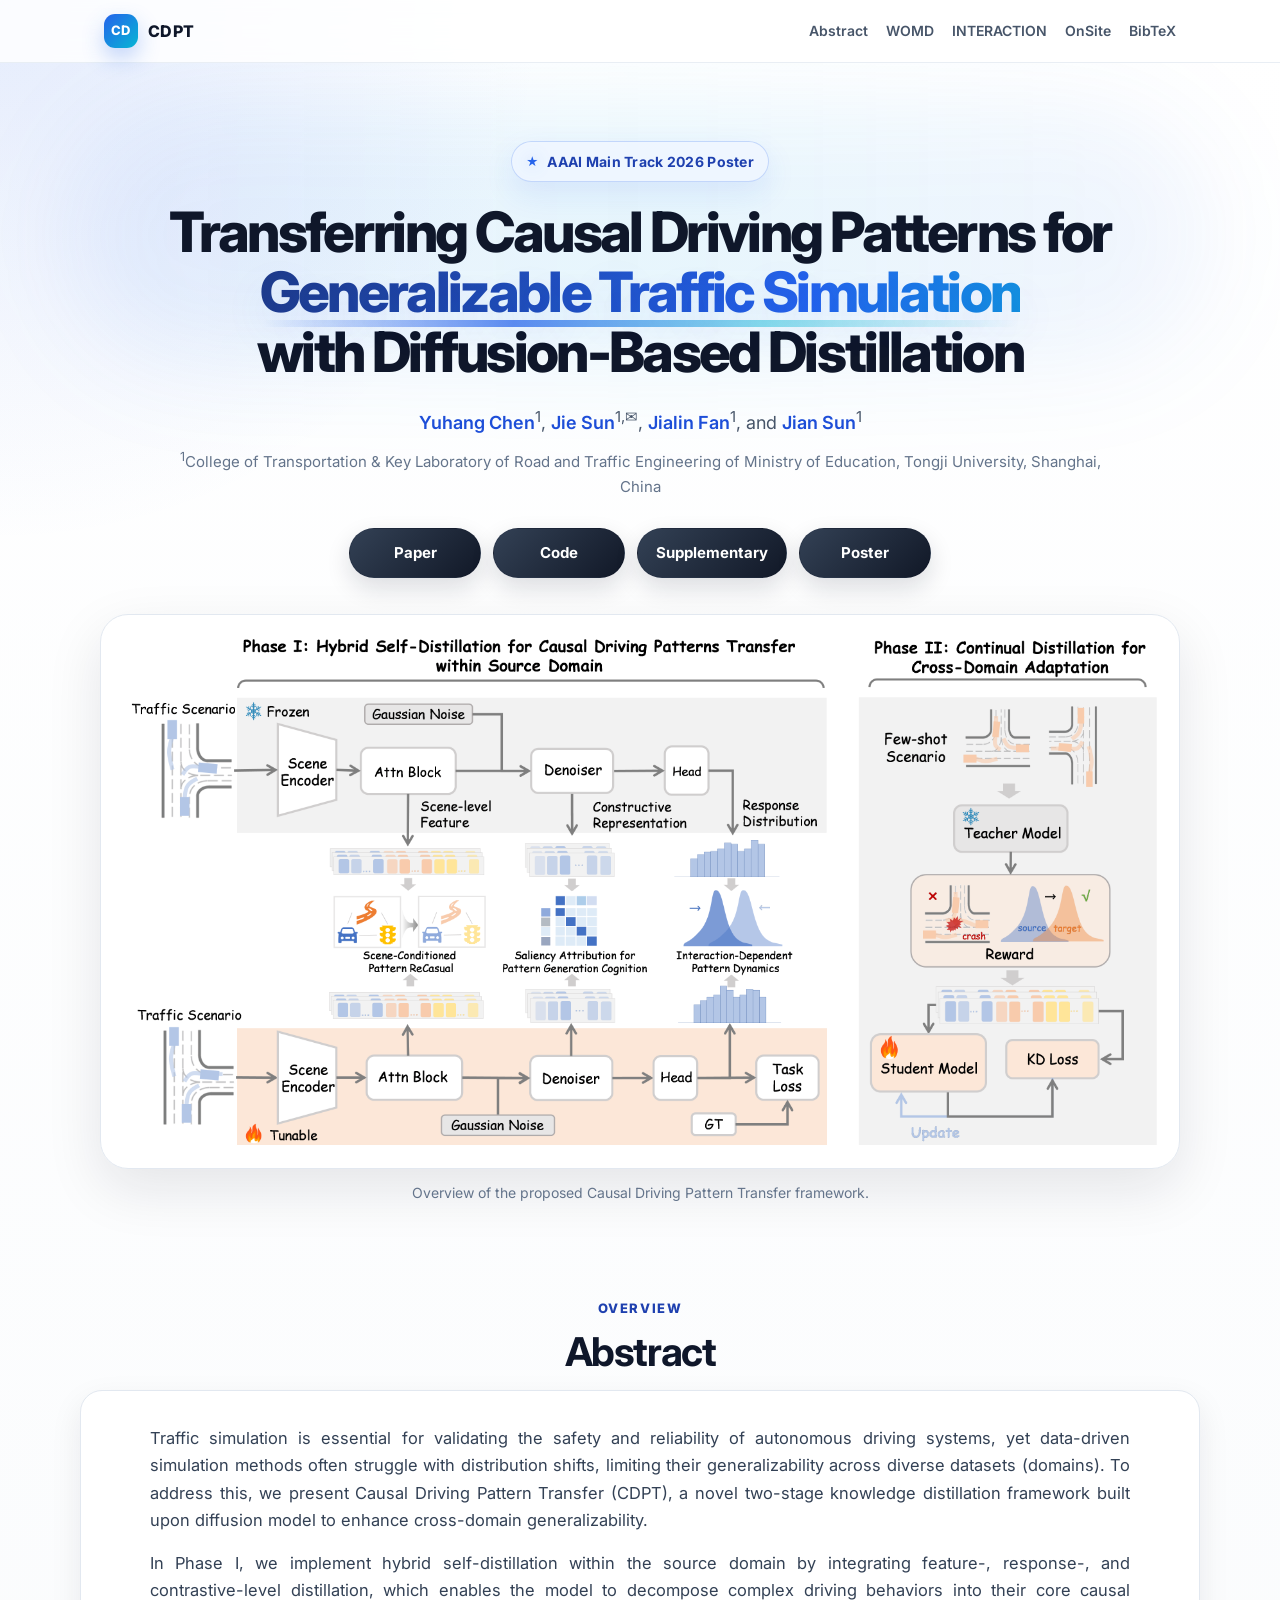
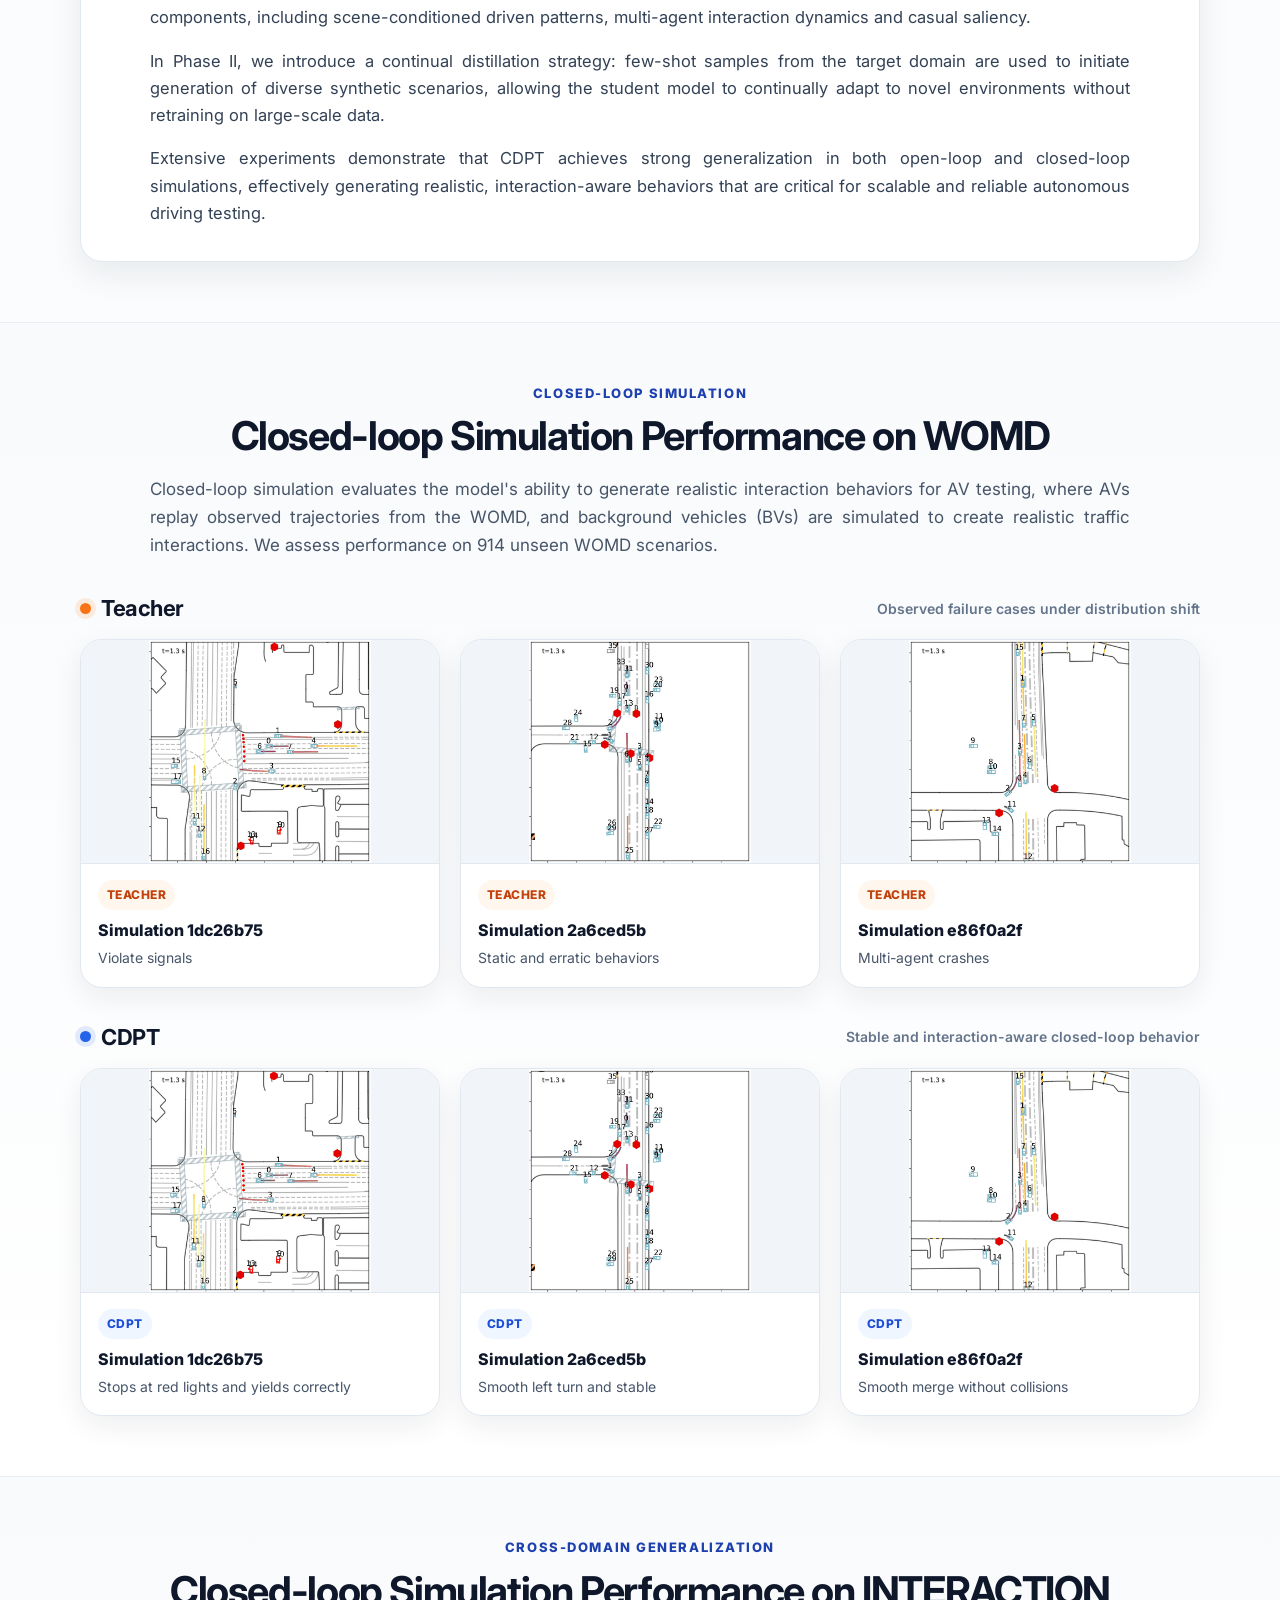
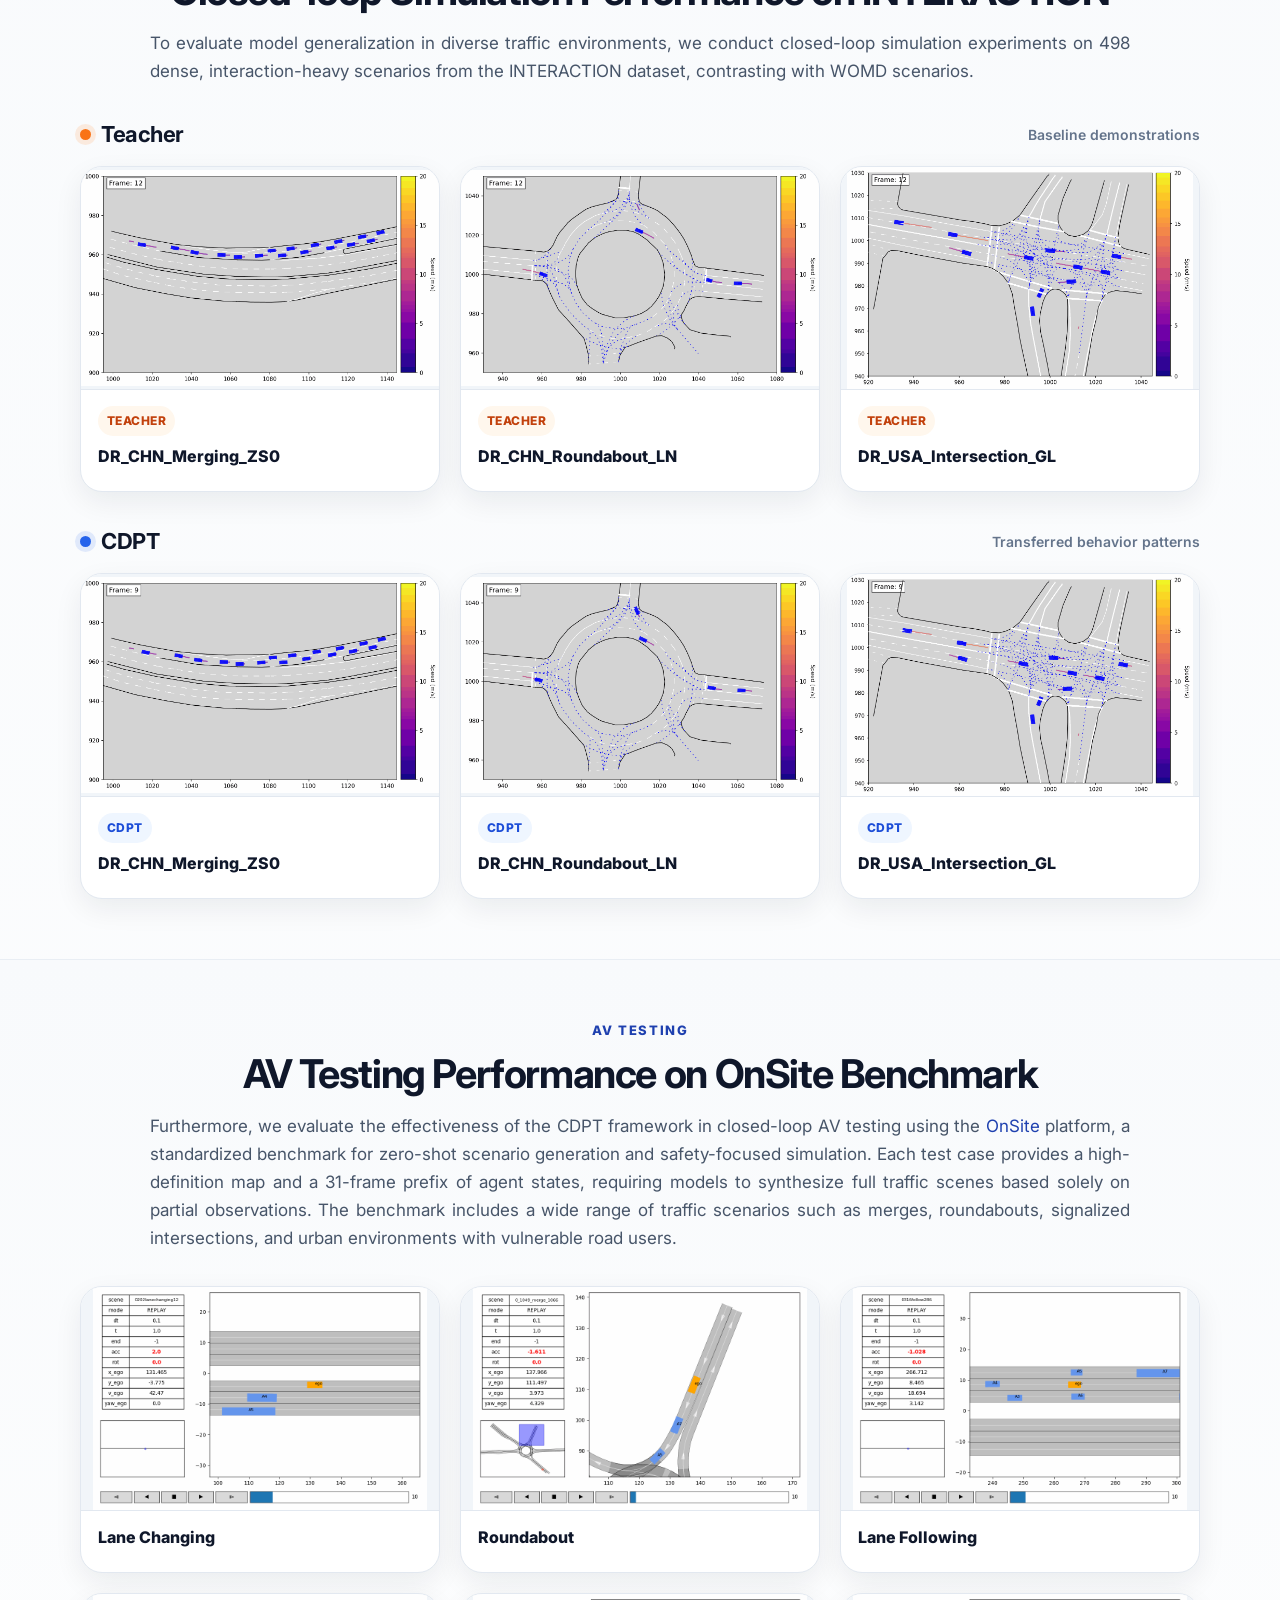
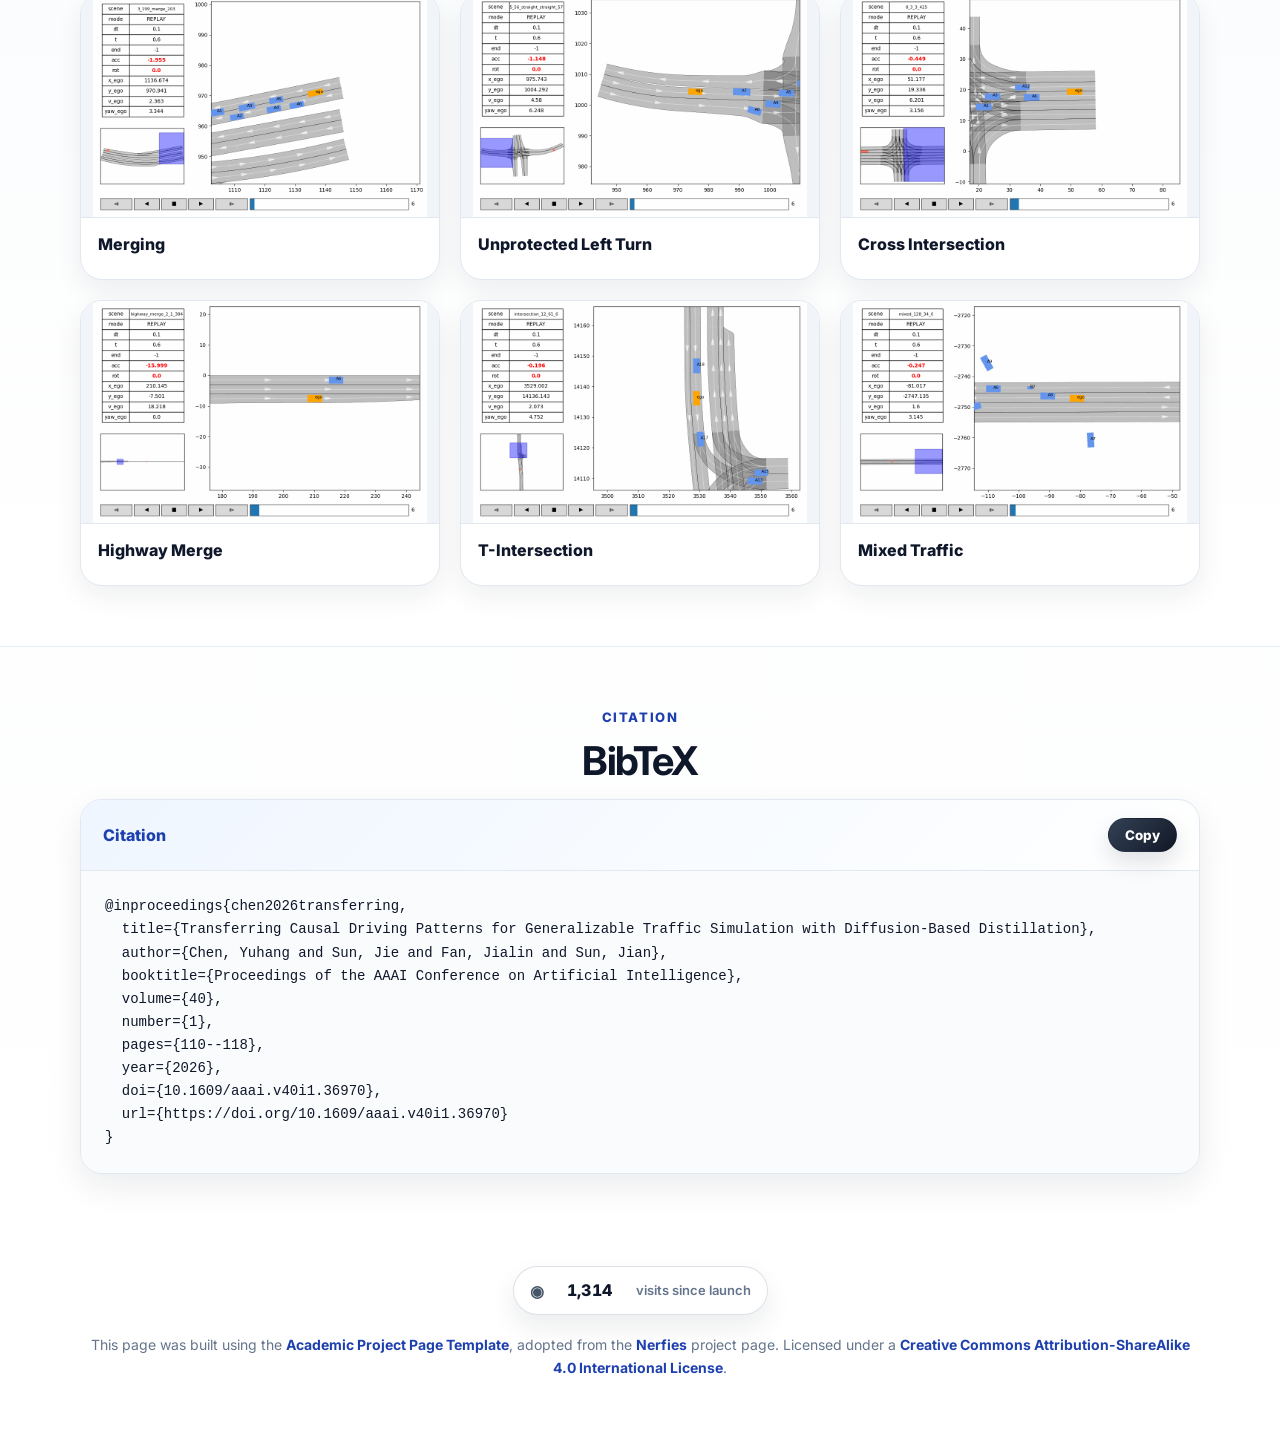
<file: index.html>
<!DOCTYPE html>
<html lang="en">
<head>
  <meta charset="utf-8">
  <meta name="viewport" content="width=device-width, initial-scale=1">
  <meta name="description" content="Project page for Transferring Causal Driving Patterns for Generalizable Traffic Simulation with Diffusion-Based Distillation.">
  <meta name="keywords" content="CDPT, traffic simulation, autonomous driving, diffusion model, knowledge distillation, AAAI 2026">
  <meta name="author" content="Yuhang Chen, Jie Sun, Jialin Fan, Jian Sun">

  <title>CDPT | Generalizable Traffic Simulation</title>

  <link rel="preconnect" href="https://fonts.googleapis.com">
  <link rel="preconnect" href="https://fonts.gstatic.com" crossorigin>
  <link href="https://fonts.googleapis.com/css2?family=Inter:wght@400;500;600;700;800&display=swap" rel="stylesheet">

  <style>
    :root {
      --primary: #2563eb;
      --primary-dark: #1e40af;
      --primary-soft: #eff6ff;
      --ink: #0f172a;
      --muted: #475569;
      --muted-light: #64748b;
      --line: #e2e8f0;
      --bg: #ffffff;
      --bg-soft: #f8fafc;
      --card: #ffffff;
      --card-strong: #ffffff;
      --nav-bg: rgba(255, 255, 255, 0.82);
      --section-soft-bg: linear-gradient(180deg, #f8fafc, #ffffff);
      --section-soft-border: rgba(226, 232, 240, 0.75);
      --teaser-bg: rgba(255, 255, 255, 0.88);
      --image-bg: #ffffff;
      --media-bg: #f1f5f9;
      --abstract-text: #334155;
      --link: #1d4ed8;
      --tag-bg: #eff6ff;
      --tag-text: #1d4ed8;
      --teacher-tag-bg: #fff7ed;
      --teacher-tag-text: #c2410c;
      --shadow: 0 20px 55px rgba(15, 23, 42, 0.10);
      --shadow-soft: 0 12px 32px rgba(15, 23, 42, 0.08);
      --radius: 22px;
      --radius-sm: 14px;
      --container: 1120px;
    }

    * { box-sizing: border-box; }

    html { scroll-behavior: smooth; }

    body {
      margin: 0;
      font-family: "Inter", -apple-system, BlinkMacSystemFont, "Segoe UI", sans-serif;
      color: var(--ink);
      background:
        radial-gradient(circle at top left, rgba(37, 99, 235, 0.12), transparent 34rem),
        linear-gradient(180deg, var(--bg) 0%, var(--bg-soft) 44%, var(--bg) 100%);
      line-height: 1.65;
      transition: background 0.25s ease, color 0.25s ease;
    }


    a {
      color: var(--primary-dark);
      text-decoration: none;
      transition: color 0.18s ease, opacity 0.18s ease, transform 0.18s ease;
    }

    a:hover { color: var(--primary); }

    img, video {
      max-width: 100%;
      display: block;
    }

    .site-nav {
      position: sticky;
      top: 0;
      z-index: 20;
      backdrop-filter: blur(18px);
      background: var(--nav-bg);
      border-bottom: 1px solid var(--section-soft-border);
      transition: background 0.25s ease, border-color 0.25s ease;
    }


    .nav-inner {
      max-width: var(--container);
      margin: 0 auto;
      padding: 14px 24px;
      display: flex;
      align-items: center;
      justify-content: space-between;
      gap: 22px;
    }

    .brand {
      display: inline-flex;
      align-items: center;
      gap: 10px;
      font-weight: 800;
      letter-spacing: 0.02em;
      color: var(--ink);
    }

    .brand-mark {
      width: 34px;
      height: 34px;
      border-radius: 11px;
      background: linear-gradient(135deg, var(--primary), #06b6d4);
      color: #fff;
      display: inline-flex;
      align-items: center;
      justify-content: center;
      font-size: 13px;
      box-shadow: 0 10px 22px rgba(37, 99, 235, 0.28);
    }

    .nav-links {
      display: flex;
      align-items: center;
      gap: 18px;
      font-size: 14px;
      font-weight: 600;
      color: var(--muted);
    }

    .nav-links a { color: var(--muted); }
    .nav-links a:hover { color: var(--primary); }


    .hero {
      padding: 78px 24px 34px;
      text-align: center;
      position: relative;
      overflow: hidden;
    }

    .hero::before {
      content: "";
      position: absolute;
      inset: 42px 5% auto;
      height: 260px;
      background: linear-gradient(90deg, rgba(37,99,235,0.08), rgba(14,165,233,0.10), rgba(37,99,235,0.06));
      filter: blur(50px);
      border-radius: 999px;
      pointer-events: none;
    }

    .hero-content {
      max-width: 1080px;
      margin: 0 auto;
      position: relative;
    }

    .venue-badge {
      display: inline-flex;
      align-items: center;
      gap: 8px;
      margin-bottom: 20px;
      padding: 8px 14px;
      border-radius: 999px;
      border: 1px solid rgba(37, 99, 235, 0.22);
      background: rgba(239, 246, 255, 0.86);
      color: var(--primary-dark);
      font-weight: 700;
      font-size: 14px;
      letter-spacing: 0.02em;
      position: relative;
      overflow: hidden;
      box-shadow: 0 12px 30px rgba(37, 99, 235, 0.10);
    }

    .venue-badge::before {
      content: "★";
      font-size: 12px;
      color: #2563eb;
      filter: drop-shadow(0 0 8px rgba(37,99,235,0.35));
    }

    .venue-badge::after {
      content: "";
      position: absolute;
      top: -60%;
      bottom: -60%;
      left: -45%;
      width: 36%;
      background: linear-gradient(90deg, transparent, rgba(255,255,255,0.78), transparent);
      transform: rotate(18deg);
      animation: badgeShine 3.6s ease-in-out infinite;
      pointer-events: none;
    }

    @keyframes badgeShine {
      0% { left: -50%; opacity: 0; }
      18% { opacity: 1; }
      46% { left: 115%; opacity: 0; }
      100% { left: 115%; opacity: 0; }
    }

    .title {
      margin: 0 auto 22px;
      max-width: 1180px;
      font-size: clamp(34px, 4.35vw, 56px);
      line-height: 1.08;
      letter-spacing: -0.048em;
      font-weight: 800;
      color: var(--ink);
      text-wrap: balance;
    }

    .title-line {
      display: block;
    }

    .title .accent {
      display: inline-block;
      background: linear-gradient(100deg, #1e3a8a 0%, #2563eb 28%, #06b6d4 48%, #7c3aed 68%, #1e40af 100%);
      background-size: 260% 100%;
      -webkit-background-clip: text;
      background-clip: text;
      color: transparent;
      animation: titleGradientFlow 6.5s ease-in-out infinite;
      text-shadow: 0 18px 44px rgba(37, 99, 235, 0.10);
    }

    .title .dynamic-word {
      position: relative;
      display: inline-block;
      white-space: nowrap;
    }

    .title .dynamic-word::after {
      content: "";
      position: absolute;
      left: 0.04em;
      right: 0.04em;
      bottom: -0.08em;
      height: 0.12em;
      border-radius: 999px;
      background: linear-gradient(90deg, rgba(37,99,235,0), rgba(37,99,235,0.72), rgba(6,182,212,0.45), rgba(37,99,235,0));
      transform-origin: left center;
      animation: underlineSweep 3.8s ease-in-out infinite;
    }

    @keyframes titleGradientFlow {
      0%, 100% { background-position: 0% 50%; }
      50% { background-position: 100% 50%; }
    }

    @keyframes underlineSweep {
      0%, 100% { transform: scaleX(0.18); opacity: 0.25; }
      45%, 65% { transform: scaleX(1); opacity: 0.9; }
    }

    @media (prefers-reduced-motion: reduce) {
      .title .accent,
      .title .dynamic-word::after,
      .venue-badge::after {
        animation: none !important;
      }
    }

    .authors {
      margin: 0 auto 10px;
      max-width: 980px;
      font-size: 18px;
      color: var(--muted);
    }

    .authors a {
      font-weight: 600;
      color: var(--link);
      white-space: nowrap;
    }

    .affiliation {
      max-width: 950px;
      margin: 0 auto 28px;
      color: var(--muted-light);
      font-size: 15px;
    }

    .button-row {
      display: flex;
      justify-content: center;
      flex-wrap: wrap;
      gap: 12px;
      margin: 22px 0 0;
    }

    .button,
    .button.secondary {
      display: inline-flex;
      align-items: center;
      justify-content: center;
      min-width: 132px;
      padding: 12px 18px;
      border-radius: 999px;
      border: 1px solid rgba(15, 23, 42, 0.12);
      background: linear-gradient(135deg, #334155, #111827);
      color: #ffffff;
      font-weight: 700;
      font-size: 15px;
      box-shadow: 0 10px 24px rgba(15, 23, 42, 0.14);
      transition: transform 0.18s ease, box-shadow 0.18s ease, filter 0.18s ease, border-color 0.18s ease;
    }

    .button:hover,
    .button.secondary:hover {
      color: #ffffff;
      transform: translateY(-2px);
      filter: brightness(1.05);
      border-color: rgba(15, 23, 42, 0.22);
      box-shadow: 0 14px 30px rgba(15, 23, 42, 0.20);
    }

    .section {
      padding: 60px 24px;
    }

    .section.soft {
      background: var(--section-soft-bg);
      border-top: 1px solid var(--section-soft-border);
      border-bottom: 1px solid var(--section-soft-border);
    }

    .container {
      max-width: var(--container);
      margin: 0 auto;
    }

    .narrow {
      max-width: var(--container);
      margin: 0 auto;
    }

    .teaser-card {
      margin-top: 36px;
      padding: 16px;
      border-radius: 28px;
      background: var(--teaser-bg);
      border: 1px solid var(--line);
      box-shadow: var(--shadow);
    }

    .teaser-card img {
      width: 100%;
      border-radius: 18px;
      background: var(--image-bg);
    }

    .caption {
      margin: 12px auto 0;
      max-width: 880px;
      color: var(--muted-light);
      font-size: 14px;
      text-align: center;
    }

    .section-title {
      margin: 0 0 16px;
      text-align: center;
      font-size: clamp(28px, 3.1vw, 42px);
      letter-spacing: -0.035em;
      line-height: 1.12;
      color: var(--ink);
    }

    .section-kicker {
      display: block;
      margin: 0 auto 10px;
      text-align: center;
      color: var(--primary-dark);
      font-size: 13px;
      font-weight: 800;
      letter-spacing: 0.12em;
      text-transform: uppercase;
    }

    .section-desc {
      margin: 0 auto 34px;
      max-width: 980px;
      color: var(--muted);
      font-size: 17px;
      text-align: justify;
      text-align-last: left;
    }

    .abstract-card {
      width: 100%;
      padding: 34px 38px;
      border-radius: var(--radius);
      background: var(--card);
      border: 1px solid var(--line);
      box-shadow: var(--shadow-soft);
    }

    .abstract-card p {
      max-width: 980px;
      margin: 0 auto 16px;
      color: var(--abstract-text);
      font-size: 16.5px;
      text-align: justify;
      text-align-last: left;
    }

    .abstract-card p:last-child { margin-bottom: 0; }

    .group-block {
      margin-top: 36px;
    }

    .group-header {
      display: flex;
      align-items: center;
      justify-content: space-between;
      gap: 14px;
      margin-bottom: 18px;
    }

    .group-title {
      display: inline-flex;
      align-items: center;
      gap: 10px;
      margin: 0;
      font-size: 22px;
      line-height: 1.2;
      letter-spacing: -0.02em;
    }

    .group-title::before {
      content: "";
      width: 11px;
      height: 11px;
      border-radius: 99px;
      background: var(--primary);
      box-shadow: 0 0 0 5px rgba(37, 99, 235, 0.12);
    }

    .group-title.teacher::before {
      background: #f97316;
      box-shadow: 0 0 0 5px rgba(249, 115, 22, 0.13);
    }

    .group-note {
      color: var(--muted-light);
      font-size: 14px;
      font-weight: 600;
    }

    .grid-three {
      display: grid;
      grid-template-columns: repeat(3, minmax(0, 1fr));
      gap: 20px;
    }

    .grid-nine {
      display: grid;
      grid-template-columns: repeat(3, minmax(0, 1fr));
      gap: 20px;
    }

    .demo-card {
      overflow: hidden;
      border-radius: var(--radius);
      background: var(--card);
      border: 1px solid var(--line);
      box-shadow: 0 10px 28px rgba(15, 23, 42, 0.07);
      transition: transform 0.18s ease, box-shadow 0.18s ease, border-color 0.18s ease;
    }

    .demo-card:hover {
      transform: translateY(-3px);
      box-shadow: 0 18px 42px rgba(15, 23, 42, 0.11);
      border-color: rgba(37, 99, 235, 0.24);
    }

    .media-wrap {
      aspect-ratio: 16 / 10;
      background: var(--media-bg);
      overflow: hidden;
      border-bottom: 1px solid var(--line);
      display: flex;
      align-items: center;
      justify-content: center;
    }

    .media-wrap img {
      width: 100%;
      height: 100%;
      object-fit: contain;
    }

    .card-body {
      padding: 16px 17px 18px;
    }


    .card-title {
      margin: 0 0 7px;
      color: var(--ink);
      font-size: 16px;
      font-weight: 800;
      line-height: 1.25;
    }

    .card-text {
      margin: 0;
      color: var(--muted);
      font-size: 14px;
      line-height: 1.55;
      text-align: justify;
      text-align-last: left;
    }

    .tag {
      display: inline-flex;
      align-items: center;
      margin-bottom: 10px;
      padding: 5px 9px;
      border-radius: 999px;
      font-size: 12px;
      font-weight: 800;
      letter-spacing: 0.04em;
      text-transform: uppercase;
      color: var(--tag-text);
      background: var(--tag-bg);
    }

    .tag.teacher {
      color: var(--teacher-tag-text);
      background: var(--teacher-tag-bg);
    }

    .bib-card {
      position: relative;
      overflow: hidden;
      border-radius: var(--radius);
      background: var(--card);
      color: var(--ink);
      box-shadow: var(--shadow-soft);
      border: 1px solid var(--line);
      transition: background 0.25s ease, color 0.25s ease, border-color 0.25s ease;
    }

    .bib-header {
      display: flex;
      align-items: center;
      justify-content: space-between;
      gap: 14px;
      padding: 18px 22px;
      background: linear-gradient(135deg, var(--primary-soft), transparent);
      border-bottom: 1px solid var(--line);
    }

    .bib-label {
      font-weight: 800;
      color: var(--primary-dark);
    }

    .copy-btn {
      border: 1px solid rgba(15, 23, 42, 0.12);
      border-radius: 999px;
      padding: 8px 16px;
      cursor: pointer;
      background: linear-gradient(135deg, #334155, #111827);
      color: #ffffff;
      font-weight: 800;
      font-family: inherit;
      box-shadow: 0 10px 22px rgba(15, 23, 42, 0.13);
      transition: transform 0.18s ease, box-shadow 0.18s ease, filter 0.18s ease, border-color 0.18s ease;
    }

    .copy-btn:hover {
      transform: translateY(-1px);
      filter: brightness(1.05);
      border-color: rgba(15, 23, 42, 0.22);
      box-shadow: 0 14px 28px rgba(15, 23, 42, 0.18);
    }

    pre {
      margin: 0;
      padding: 24px;
      overflow-x: auto;
      white-space: pre;
      font-size: 14px;
      line-height: 1.65;
      background: rgba(248, 250, 252, 0.72);
      color: var(--ink);
    }

    code {
      font-family: "SFMono-Regular", Consolas, "Liberation Mono", Menlo, monospace;
    }

    .footer {
      padding: 32px 24px 48px;
      text-align: center;
      color: var(--muted-light);
      font-size: 14px;
    }

    .footer a { font-weight: 700; }

    .visitor-counter {
      margin: 0 auto 18px;
      display: inline-flex;
      align-items: center;
      gap: 10px;
      padding: 10px 16px;
      border: 1px solid rgba(148, 163, 184, 0.32);
      border-radius: 999px;
      background: rgba(255, 255, 255, 0.78);
      box-shadow: 0 12px 26px rgba(15, 23, 42, 0.08);
      color: var(--muted);
      font-weight: 600;
    }

    .visitor-counter .counter-icon {
      font-size: 16px;
      line-height: 1;
    }

    .visitor-counter .counter-number {
      min-width: 4.5em;
      color: var(--ink);
      font-size: 16px;
      font-weight: 800;
      letter-spacing: 0.02em;
      font-variant-numeric: tabular-nums;
    }

    .visitor-counter .counter-label {
      color: var(--muted-light);
      font-size: 13px;
    }

    .busuanzi-raw-value {
      position: absolute !important;
      width: 1px !important;
      height: 1px !important;
      padding: 0 !important;
      margin: -1px !important;
      overflow: hidden !important;
      clip: rect(0, 0, 0, 0) !important;
      white-space: nowrap !important;
      border: 0 !important;
      opacity: 0 !important;
      pointer-events: none !important;
    }
























    @media (max-width: 900px) {
      .nav-inner { flex-direction: column; align-items: flex-start; }
      .nav-links { flex-wrap: wrap; gap: 12px; }
      .hero { padding-top: 52px; }
      .grid-three, .grid-nine { grid-template-columns: 1fr; }
      .group-header { align-items: flex-start; flex-direction: column; }
      .abstract-card { padding: 26px 22px; }
      .section { padding: 46px 18px; }
      .section-desc { text-align: justify; }
    }

    @media (max-width: 560px) {
      .title { font-size: 31px; letter-spacing: -0.035em; }
      .title-line { display: inline; }
      .authors { font-size: 16px; }
      .button { width: 100%; }
      .button-row { max-width: 320px; margin-left: auto; margin-right: auto; }
      .teaser-card { padding: 10px; border-radius: 20px; }
      .teaser-card img { border-radius: 14px; }
      pre { font-size: 12.5px; padding: 18px; }
    }
  </style>
</head>

<body>
  <nav class="site-nav">
    <div class="nav-inner">
      <a class="brand" href="#top" aria-label="CDPT project page home">
        <span class="brand-mark">CD</span>
        <span>CDPT</span>
      </a>
      <div class="nav-links" aria-label="Page navigation">
        <a href="#abstract">Abstract</a>
        <a href="#womd">WOMD</a>
        <a href="#interaction">INTERACTION</a>
        <a href="#onsite">OnSite</a>
        <a href="#bibtex">BibTeX</a>
      </div>
    </div>
  </nav>

  <header class="hero" id="top">
    <div class="hero-content">
      <div class="venue-badge">AAAI Main Track 2026 Poster</div>
      <h1 class="title">
        <span class="title-line">Transferring Causal Driving Patterns for</span>
        <span class="title-line accent dynamic-word">Generalizable Traffic Simulation</span>
        <span class="title-line">with Diffusion-Based Distillation</span>
      </h1>

      <p class="authors">
        <a href="https://tops.tongji.edu.cn/" target="_blank" rel="noopener">Yuhang Chen</a><sup>1</sup>,
        <a href="https://tops.tongji.edu.cn/" target="_blank" rel="noopener">Jie Sun</a><sup>1,✉</sup>,
        <a href="https://fantastic8124.github.io/" target="_blank" rel="noopener">Jialin Fan</a><sup>1</sup>, and
        <a href="https://tops.tongji.edu.cn/" target="_blank" rel="noopener">Jian Sun</a><sup>1</sup>
      </p>
      <p class="affiliation">
        <sup>1</sup>College of Transportation &amp; Key Laboratory of Road and Traffic Engineering of Ministry of Education, Tongji University, Shanghai, China
      </p>

      <div class="button-row">
        <a class="button" href="https://ojs.aaai.org/index.php/AAAI/article/view/36970" target="_blank" rel="noopener">Paper</a>
        <a class="button" href="https://github.com/Nova-chen151/SIM-CDPT" target="_blank" rel="noopener">Code</a>
        <a class="button secondary" href="static/pdfs/CDPT_Appendix.pdf" target="_blank" rel="noopener">Supplementary</a>
        <a class="button secondary" href="static/pdfs/AAAI_Poster.pdf" target="_blank" rel="noopener">Poster</a>
      </div>

      <div class="teaser-card">
        <img src="static/images/framework.png" alt="Model framework">
      </div>
      <p class="caption">Overview of the proposed Causal Driving Pattern Transfer framework.</p>
    </div>
  </header>

  <section class="section" id="abstract">
    <div class="narrow">
      <span class="section-kicker">Overview</span>
      <h2 class="section-title">Abstract</h2>
      <div class="abstract-card">
        <p>Traffic simulation is essential for validating the safety and reliability of autonomous driving systems, yet data-driven simulation methods often struggle with distribution shifts, limiting their generalizability across diverse datasets (domains). To address this, we present Causal Driving Pattern Transfer (CDPT), a novel two-stage knowledge distillation framework built upon diffusion model to enhance cross-domain generalizability.</p>
        <p>In Phase I, we implement hybrid self-distillation within the source domain by integrating feature-, response-, and contrastive-level distillation, which enables the model to decompose complex driving behaviors into their core causal components, including scene-conditioned driven patterns, multi-agent interaction dynamics and casual saliency.</p>
        <p>In Phase II, we introduce a continual distillation strategy: few-shot samples from the target domain are used to initiate generation of diverse synthetic scenarios, allowing the student model to continually adapt to novel environments without retraining on large-scale data.</p>
        <p>Extensive experiments demonstrate that CDPT achieves strong generalization in both open-loop and closed-loop simulations, effectively generating realistic, interaction-aware behaviors that are critical for scalable and reliable autonomous driving testing.</p>
      </div>
    </div>
  </section>

  <section class="section soft" id="womd">
    <div class="container">
      <span class="section-kicker">Closed-loop Simulation</span>
      <h2 class="section-title">Closed-loop Simulation Performance on WOMD</h2>
      <p class="section-desc">Closed-loop simulation evaluates the model's ability to generate realistic interaction behaviors for AV testing, where AVs replay observed trajectories from the WOMD, and background vehicles (BVs) are simulated to create realistic traffic interactions. We assess performance on 914 unseen WOMD scenarios.</p>

      <div class="group-block">
        <div class="group-header">
          <h3 class="group-title teacher">Teacher</h3>
          <span class="group-note">Observed failure cases under distribution shift</span>
        </div>
        <div class="grid-three">
          <article class="demo-card">
            <div class="media-wrap"><img src="static/gif/WOMD_Closed_loop_gif/Teacher/simulation_1dc26b7531fd9e2f.gif" alt="Teacher simulation 1dc26b75 GIF"></div>
            <div class="card-body"><span class="tag teacher">Teacher</span><h4 class="card-title">Simulation 1dc26b75</h4><p class="card-text">Violate signals</p></div>
          </article>
          <article class="demo-card">
            <div class="media-wrap"><img src="static/gif/WOMD_Closed_loop_gif/Teacher/simulation_2a6ced5bbb486b15.gif" alt="Teacher simulation 2a6ced5b GIF"></div>
            <div class="card-body"><span class="tag teacher">Teacher</span><h4 class="card-title">Simulation 2a6ced5b</h4><p class="card-text">Static and erratic behaviors</p></div>
          </article>
          <article class="demo-card">
            <div class="media-wrap"><img src="static/gif/WOMD_Closed_loop_gif/Teacher/simulation_e86f0a2f4981774b.gif" alt="Teacher simulation e86f0a2f GIF"></div>
            <div class="card-body"><span class="tag teacher">Teacher</span><h4 class="card-title">Simulation e86f0a2f</h4><p class="card-text">Multi-agent crashes</p></div>
          </article>
        </div>
      </div>

      <div class="group-block">
        <div class="group-header">
          <h3 class="group-title">CDPT</h3>
          <span class="group-note">Stable and interaction-aware closed-loop behavior</span>
        </div>
        <div class="grid-three">
          <article class="demo-card">
            <div class="media-wrap"><img src="static/gif/WOMD_Closed_loop_gif/CDPT/simulation_1dc26b7531fd9e2f.gif" alt="CDPT simulation 1dc26b75 GIF"></div>
            <div class="card-body"><span class="tag">CDPT</span><h4 class="card-title">Simulation 1dc26b75</h4><p class="card-text">Stops at red lights and yields correctly</p></div>
          </article>
          <article class="demo-card">
            <div class="media-wrap"><img src="static/gif/WOMD_Closed_loop_gif/CDPT/simulation_2a6ced5bbb486b15.gif" alt="CDPT simulation 2a6ced5b GIF"></div>
            <div class="card-body"><span class="tag">CDPT</span><h4 class="card-title">Simulation 2a6ced5b</h4><p class="card-text">Smooth left turn and stable</p></div>
          </article>
          <article class="demo-card">
            <div class="media-wrap"><img src="static/gif/WOMD_Closed_loop_gif/CDPT/simulation_e86f0a2f4981774b.gif" alt="CDPT simulation e86f0a2f GIF"></div>
            <div class="card-body"><span class="tag">CDPT</span><h4 class="card-title">Simulation e86f0a2f</h4><p class="card-text">Smooth merge without collisions</p></div>
          </article>
        </div>
      </div>
    </div>
  </section>

  <section class="section" id="interaction">
    <div class="container">
      <span class="section-kicker">Cross-domain Generalization</span>
      <h2 class="section-title">Closed-loop Simulation Performance on INTERACTION</h2>
      <p class="section-desc">To evaluate model generalization in diverse traffic environments, we conduct closed-loop simulation experiments on 498 dense, interaction-heavy scenarios from the INTERACTION dataset, contrasting with WOMD scenarios.</p>

      <div class="group-block">
        <div class="group-header">
          <h3 class="group-title teacher">Teacher</h3>
          <span class="group-note">Baseline demonstrations</span>
        </div>
        <div class="grid-three">
          <article class="demo-card">
            <div class="media-wrap"><img src="static/gif/INTERACTION_Closed_loop_gif/Baseline/DR_CHN_Merging_ZS0_BSL.gif" alt="Baseline DR_CHN_Merging_ZS0 GIF"></div>
            <div class="card-body"><span class="tag teacher">Teacher</span><h4 class="card-title">DR_CHN_Merging_ZS0</h4></div>
          </article>
          <article class="demo-card">
            <div class="media-wrap"><img src="static/gif/INTERACTION_Closed_loop_gif/Baseline/DR_CHN_Roundabout_LN_BSL.gif" alt="Baseline DR_CHN_Roundabout_LN GIF"></div>
            <div class="card-body"><span class="tag teacher">Teacher</span><h4 class="card-title">DR_CHN_Roundabout_LN</h4></div>
          </article>
          <article class="demo-card">
            <div class="media-wrap"><img src="static/gif/INTERACTION_Closed_loop_gif/Baseline/DR_USA_Intersection_GL_BSL.gif" alt="Baseline DR_USA_Intersection_GL GIF"></div>
            <div class="card-body"><span class="tag teacher">Teacher</span><h4 class="card-title">DR_USA_Intersection_GL</h4></div>
          </article>
        </div>
      </div>

      <div class="group-block">
        <div class="group-header">
          <h3 class="group-title">CDPT</h3>
          <span class="group-note">Transferred behavior patterns</span>
        </div>
        <div class="grid-three">
          <article class="demo-card">
            <div class="media-wrap"><img src="static/gif/INTERACTION_Closed_loop_gif/CDPT/DR_CHN_Merging_ZS0_CDPT.gif" alt="CDPT DR_CHN_Merging_ZS0 GIF"></div>
            <div class="card-body"><span class="tag">CDPT</span><h4 class="card-title">DR_CHN_Merging_ZS0</h4></div>
          </article>
          <article class="demo-card">
            <div class="media-wrap"><img src="static/gif/INTERACTION_Closed_loop_gif/CDPT/DR_CHN_Roundabout_LN_CDPT.gif" alt="CDPT DR_CHN_Roundabout_LN GIF"></div>
            <div class="card-body"><span class="tag">CDPT</span><h4 class="card-title">DR_CHN_Roundabout_LN</h4></div>
          </article>
          <article class="demo-card">
            <div class="media-wrap"><img src="static/gif/INTERACTION_Closed_loop_gif/CDPT/DR_USA_Intersection_GL_CDPT.gif" alt="CDPT DR_USA_Intersection_GL GIF"></div>
            <div class="card-body"><span class="tag">CDPT</span><h4 class="card-title">DR_USA_Intersection_GL</h4></div>
          </article>
        </div>
      </div>
    </div>
  </section>

  <section class="section soft" id="onsite">
    <div class="container">
      <span class="section-kicker">AV Testing</span>
      <h2 class="section-title">AV Testing Performance on OnSite Benchmark</h2>
      <p class="section-desc">Furthermore, we evaluate the effectiveness of the CDPT framework in closed-loop AV testing using the <a href="https://www.onsite.com.cn/" target="_blank" rel="noopener">OnSite</a> platform, a standardized benchmark for zero-shot scenario generation and safety-focused simulation. Each test case provides a high-definition map and a 31-frame prefix of agent states, requiring models to synthesize full traffic scenes based solely on partial observations. The benchmark includes a wide range of traffic scenarios such as merges, roundabouts, signalized intersections, and urban environments with vulnerable road users.</p>

      <div class="grid-nine">
        <article class="demo-card"><div class="media-wrap"><img src="static/gif/Onsite_Benchmark_gif/REPLAY_0_av0_0202lanechanging12_result.gif" alt="Lane changing 0202 GIF"></div><div class="card-body"><h4 class="card-title">Lane Changing</h4></div></article>
        <article class="demo-card"><div class="media-wrap"><img src="static/gif/Onsite_Benchmark_gif/REPLAY_1_av3_0_1049_merge_1066_result.gif" alt="Merge 1049 GIF"></div><div class="card-body"><h4 class="card-title">Roundabout</h4></div></article>
        <article class="demo-card"><div class="media-wrap"><img src="static/gif/Onsite_Benchmark_gif/REPLAY_2_av1_0316follow286_result.gif" alt="Following 0316 GIF"></div><div class="card-body"><h4 class="card-title">Lane Following</h4></div></article>
        <article class="demo-card"><div class="media-wrap"><img src="static/gif/Onsite_Benchmark_gif/REPLAY_33_av1_3_199_merge_203_result.gif" alt="Merge 199 GIF"></div><div class="card-body"><h4 class="card-title">Merging</h4></div></article>
        <article class="demo-card"><div class="media-wrap"><img src="static/gif/Onsite_Benchmark_gif/REPLAY_37_av0_5_56_straight_straight_57_result.gif" alt="Straight 56 GIF"></div><div class="card-body"><h4 class="card-title">Unprotected Left Turn</h4></div></article>
        <article class="demo-card"><div class="media-wrap"><img src="static/gif/Onsite_Benchmark_gif/REPLAY_41_av2_8_3_3_425_result.gif" alt="Scenario 425 GIF"></div><div class="card-body"><h4 class="card-title">Cross Intersection</h4></div></article>
        <article class="demo-card"><div class="media-wrap"><img src="static/gif/Onsite_Benchmark_gif/REPLAY_47_av0_highway_merge_2_1_384_result.gif" alt="Highway merge 384 GIF"></div><div class="card-body"><h4 class="card-title">Highway Merge</h4></div></article>
        <article class="demo-card"><div class="media-wrap"><img src="static/gif/Onsite_Benchmark_gif/REPLAY_198_av0_intersection_12_61_6_result.gif" alt="Intersection 12 GIF"></div><div class="card-body"><h4 class="card-title">T-Intersection</h4></div></article>
        <article class="demo-card"><div class="media-wrap"><img src="static/gif/Onsite_Benchmark_gif/REPLAY_199_av3_mixed_128_34_0_result.gif" alt="Mixed scenario 128 GIF"></div><div class="card-body"><h4 class="card-title">Mixed Traffic</h4></div></article>
      </div>
    </div>
  </section>

  <section class="section" id="bibtex">
    <div class="container">
      <span class="section-kicker">Citation</span>
      <h2 class="section-title">BibTeX</h2>
      <div class="bib-card">
        <div class="bib-header">
          <span class="bib-label">Citation</span>
          <button class="copy-btn" onclick="copyBibtex()" id="copy-bibtex">Copy</button>
        </div>
        <pre><code id="bibtex-content">@inproceedings{chen2026transferring,
  title={Transferring Causal Driving Patterns for Generalizable Traffic Simulation with Diffusion-Based Distillation},
  author={Chen, Yuhang and Sun, Jie and Fan, Jialin and Sun, Jian},
  booktitle={Proceedings of the AAAI Conference on Artificial Intelligence},
  volume={40},
  number={1},
  pages={110--118},
  year={2026},
  doi={10.1609/aaai.v40i1.36970},
  url={https://doi.org/10.1609/aaai.v40i1.36970}
}</code></pre>
      </div>
    </div>
  </section>

  <footer class="footer">
    <div class="container">
      <div class="visitor-counter" aria-label="Visitor counter">
        <span class="counter-icon" aria-hidden="true">◉</span>
        <span class="counter-number" id="visitor-count-display">1,314</span>
        <span class="counter-label">visits since launch</span>
      </div>
      <span class="busuanzi-raw-value" aria-hidden="true">
        <span id="busuanzi_value_site_pv">0</span>
      </span>
      <br>
      This page was built using the <a href="https://github.com/eliahuhorwitz/Academic-project-page-template" target="_blank" rel="noopener">Academic Project Page Template</a>, adopted from the <a href="https://nerfies.github.io" target="_blank" rel="noopener">Nerfies</a> project page. Licensed under a <a href="https://creativecommons.org/licenses/by-sa/4.0/" target="_blank" rel="noopener">Creative Commons Attribution-ShareAlike 4.0 International License</a>.
    </div>
  </footer>

  <script async src="https://busuanzi.ibruce.info/busuanzi/2.3/busuanzi.pure.mini.js"></script>
  <script>

    const VISITOR_COUNT_OFFSET = 1314;

    function formatVisitorCount(value) {
      return Number(value).toLocaleString('en-US');
    }

    function updateVisitorCounter() {
      const rawNode = document.getElementById('busuanzi_value_site_pv');
      const displayNode = document.getElementById('visitor-count-display');
      if (!rawNode || !displayNode) return;

      const rawValue = parseInt(rawNode.innerText.replace(/,/g, ''), 10);
      if (!Number.isNaN(rawValue) && rawValue > 0) {
        displayNode.innerText = formatVisitorCount(VISITOR_COUNT_OFFSET + rawValue);
      } else {
        displayNode.innerText = formatVisitorCount(VISITOR_COUNT_OFFSET);
      }
    }

    document.addEventListener('DOMContentLoaded', function() {
      updateVisitorCounter();
      const rawNode = document.getElementById('busuanzi_value_site_pv');
      if (rawNode) {
        const observer = new MutationObserver(updateVisitorCounter);
        observer.observe(rawNode, { childList: true, characterData: true, subtree: true });
      }
      setTimeout(updateVisitorCounter, 1200);
      setTimeout(updateVisitorCounter, 3000);
    });

    function copyBibtex() {
      const text = document.getElementById('bibtex-content').innerText;
      const button = document.getElementById('copy-bibtex');
      navigator.clipboard.writeText(text).then(function() {
        const oldText = button.innerText;
        button.innerText = 'Copied!';
        setTimeout(function() { button.innerText = oldText; }, 1600);
      }).catch(function() {
        button.innerText = 'Copy failed';
        setTimeout(function() { button.innerText = 'Copy'; }, 1600);
      });
    }
  </script>
</body>
</html>
</file>
